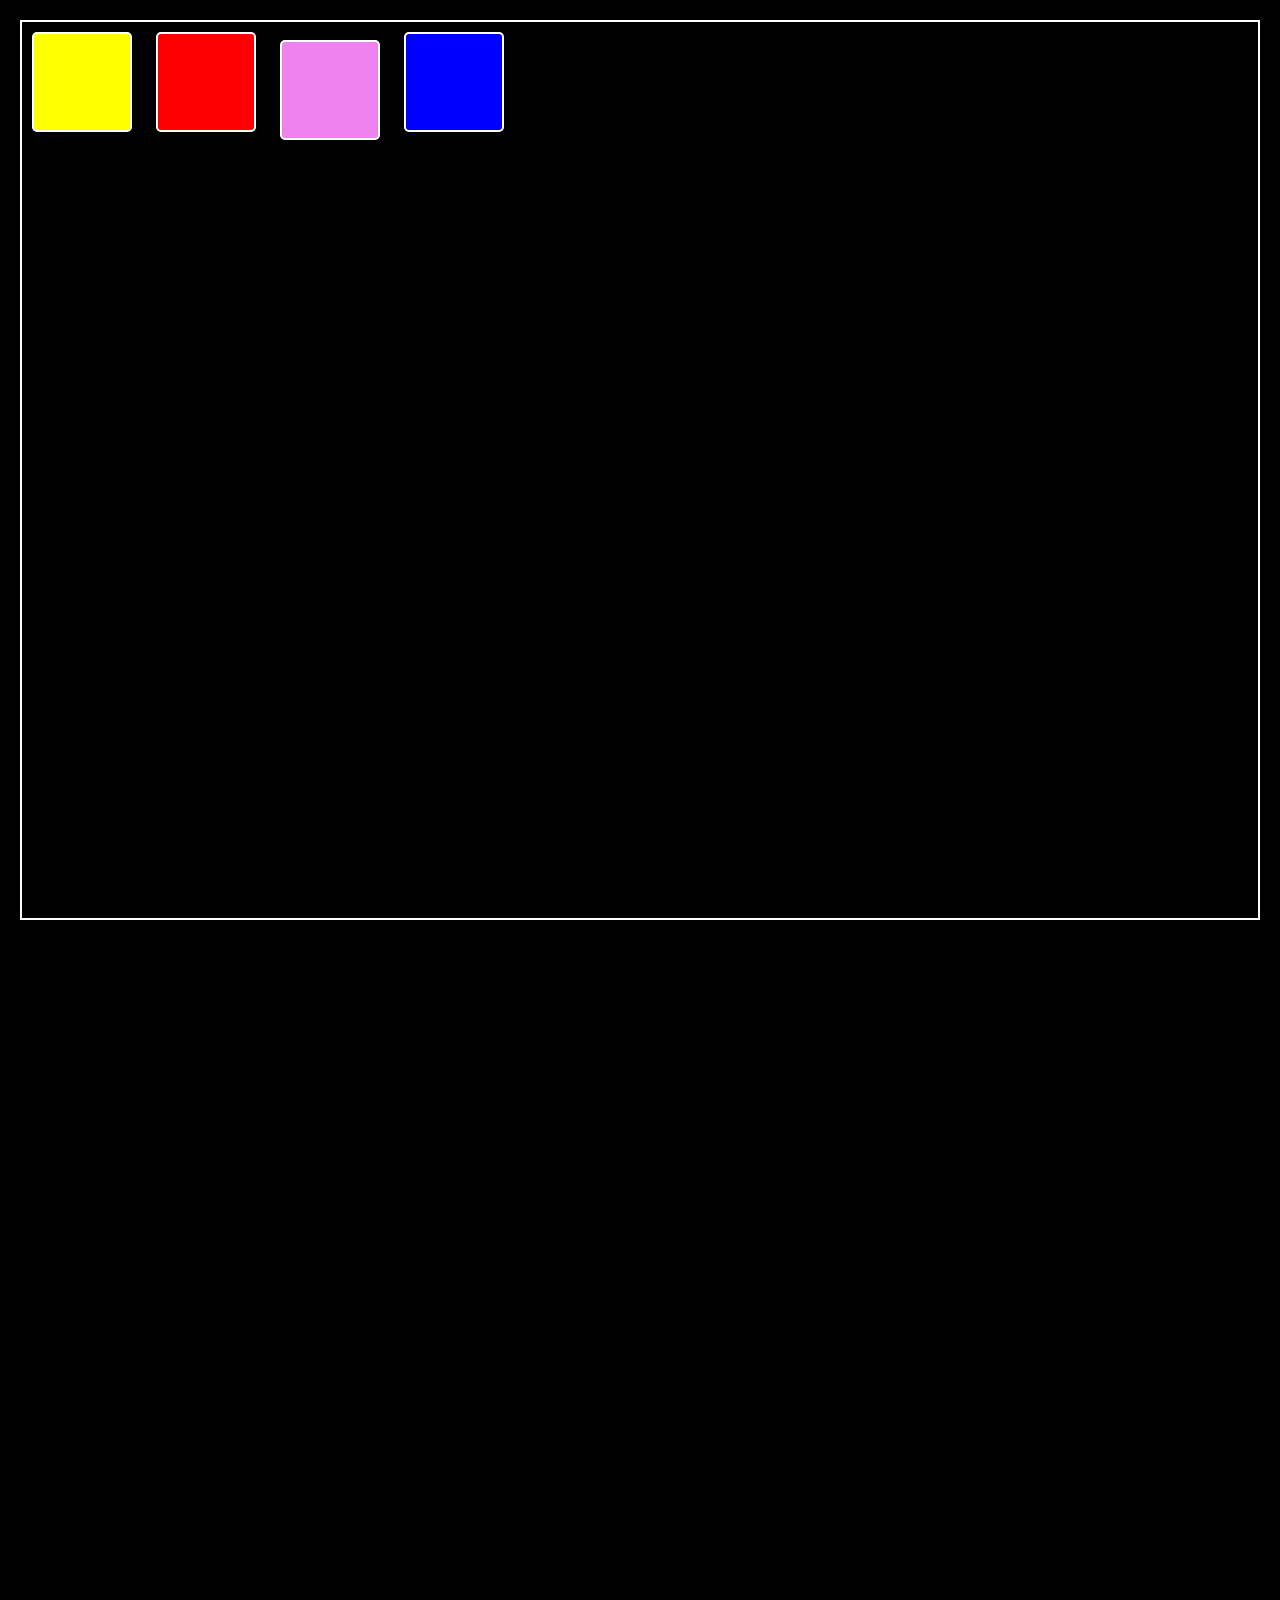
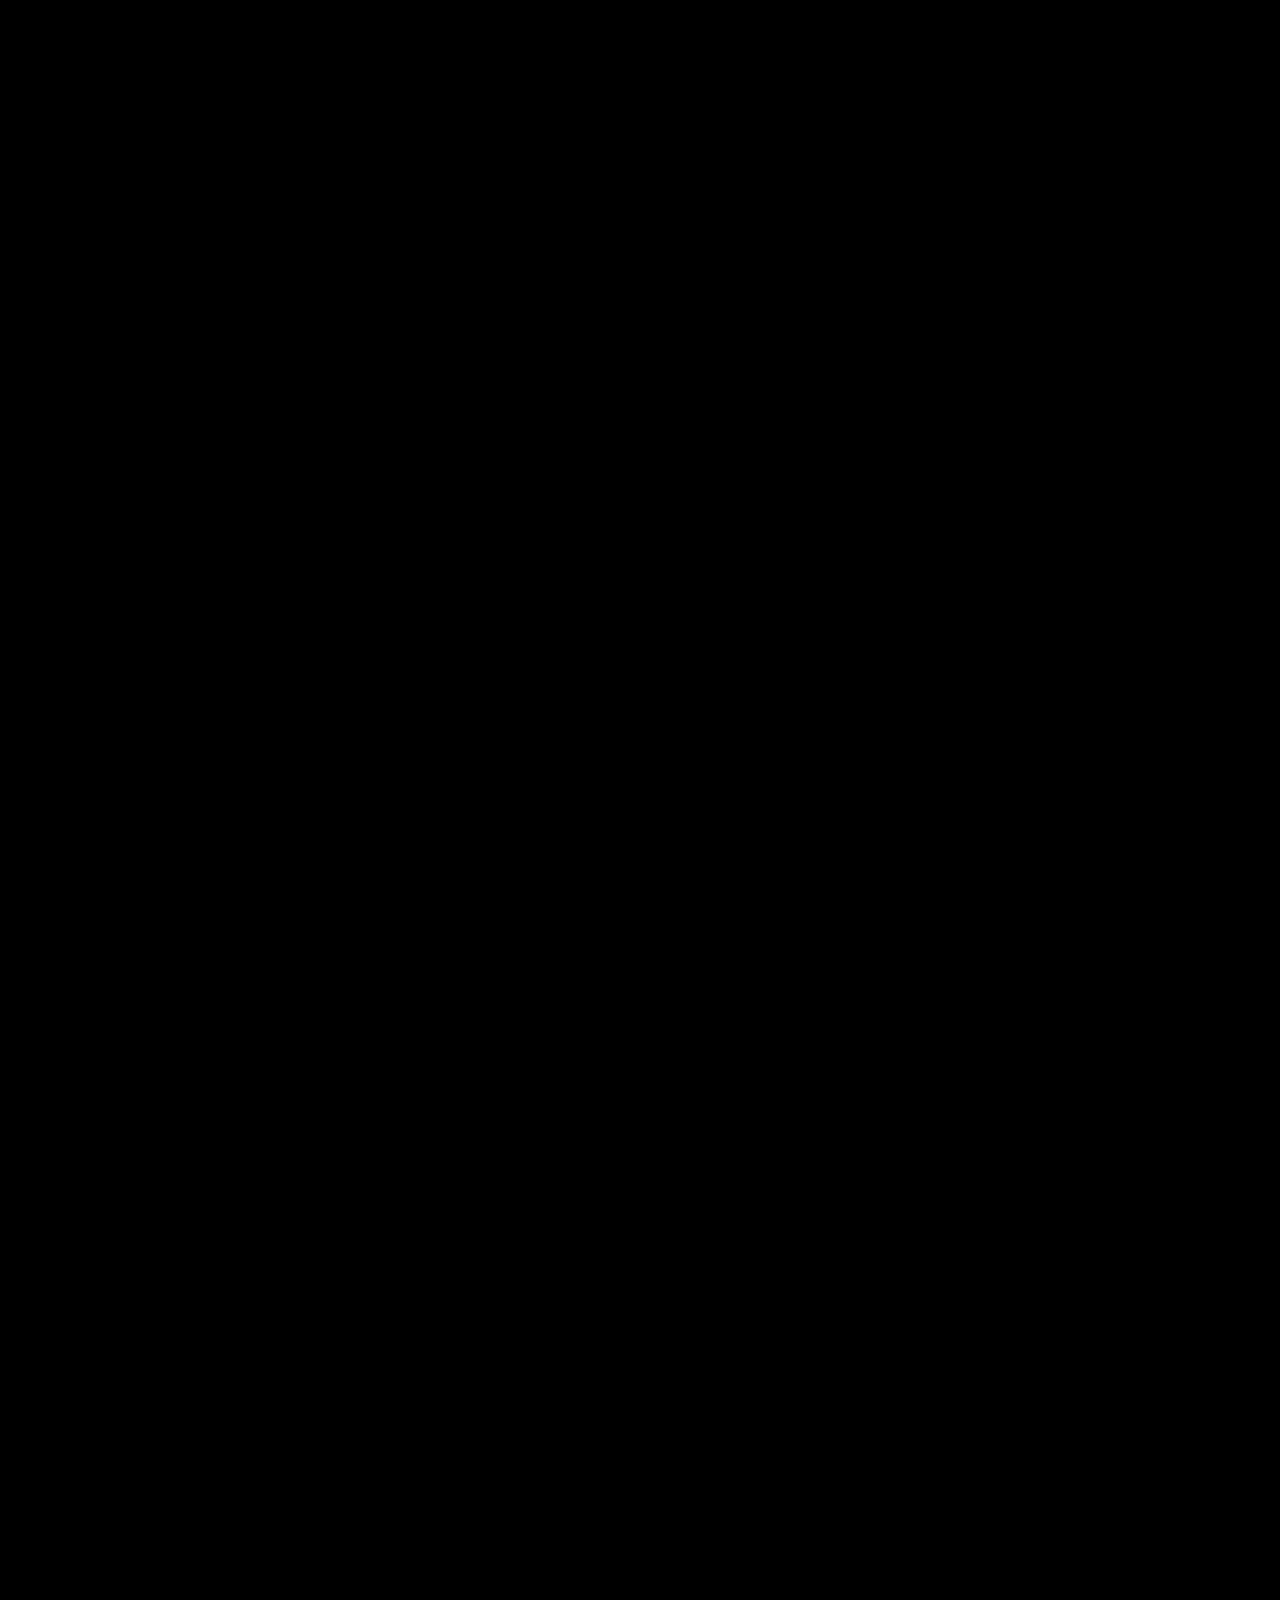
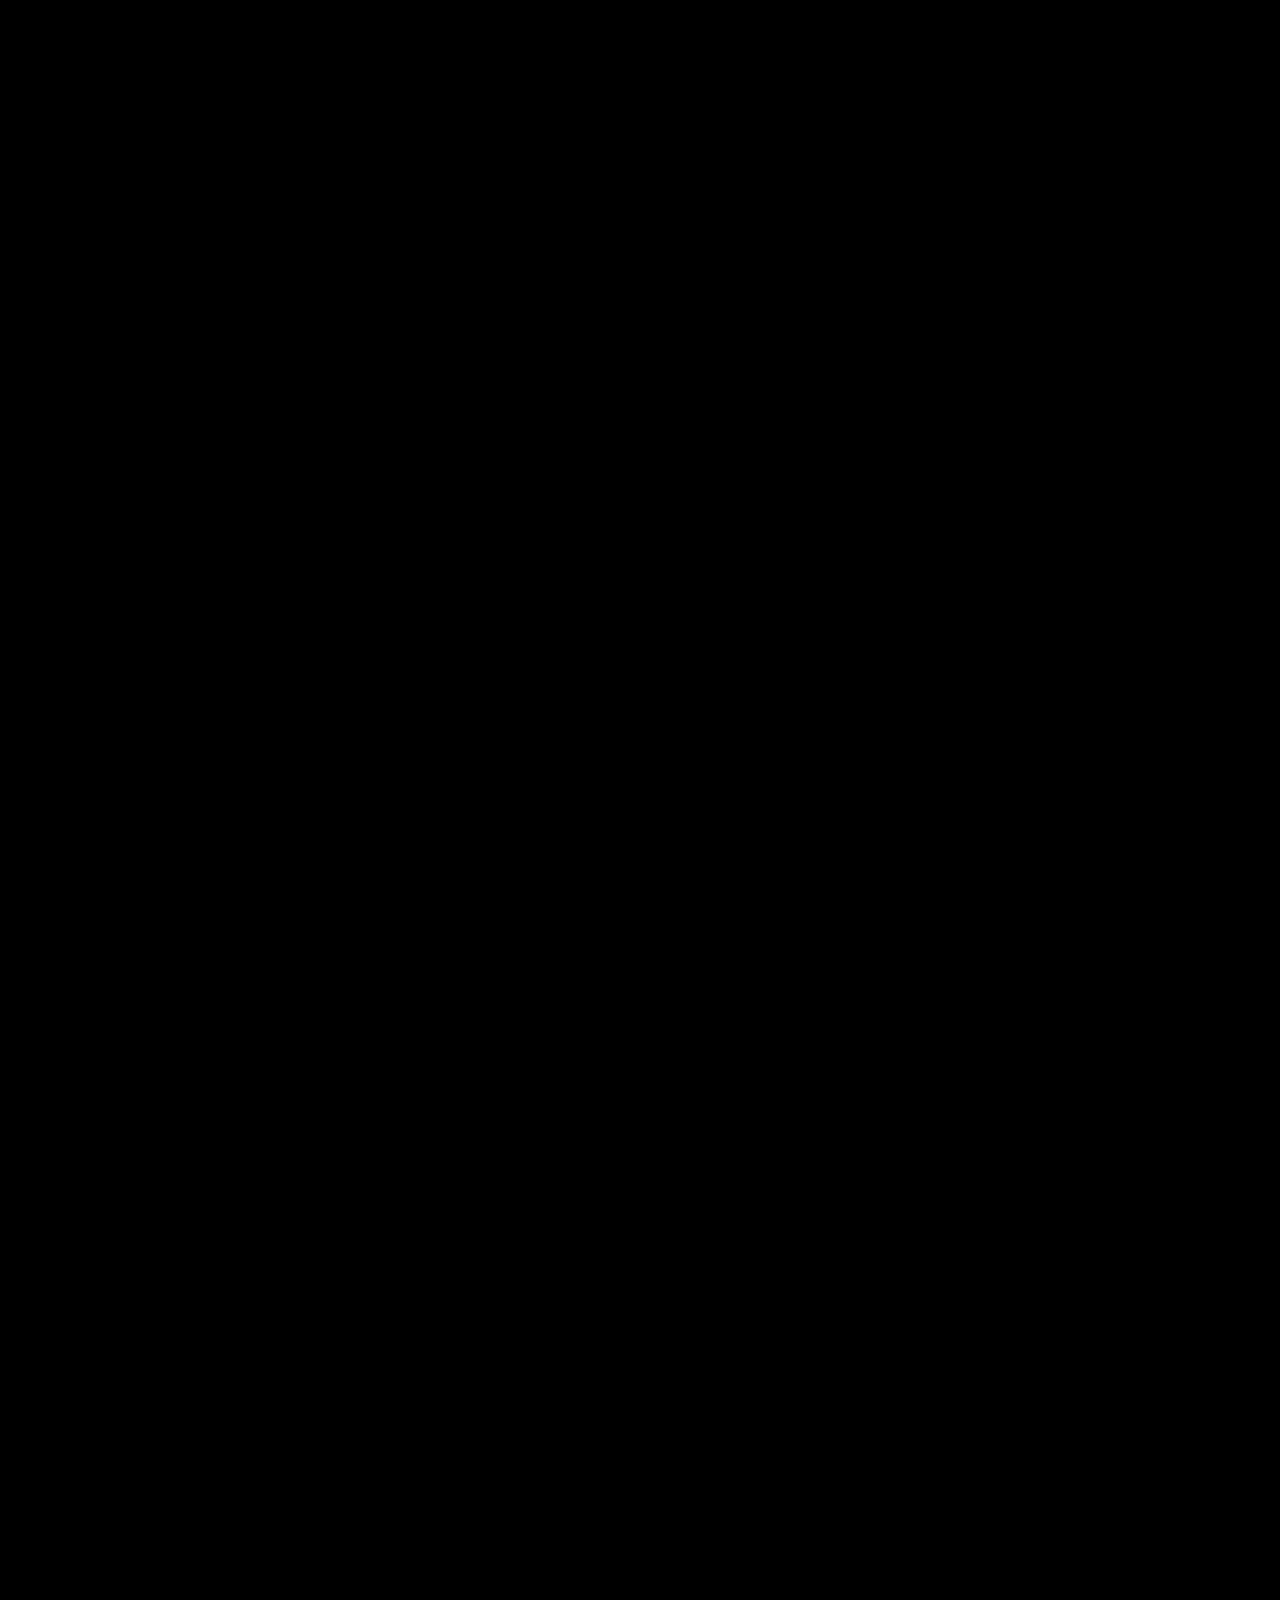
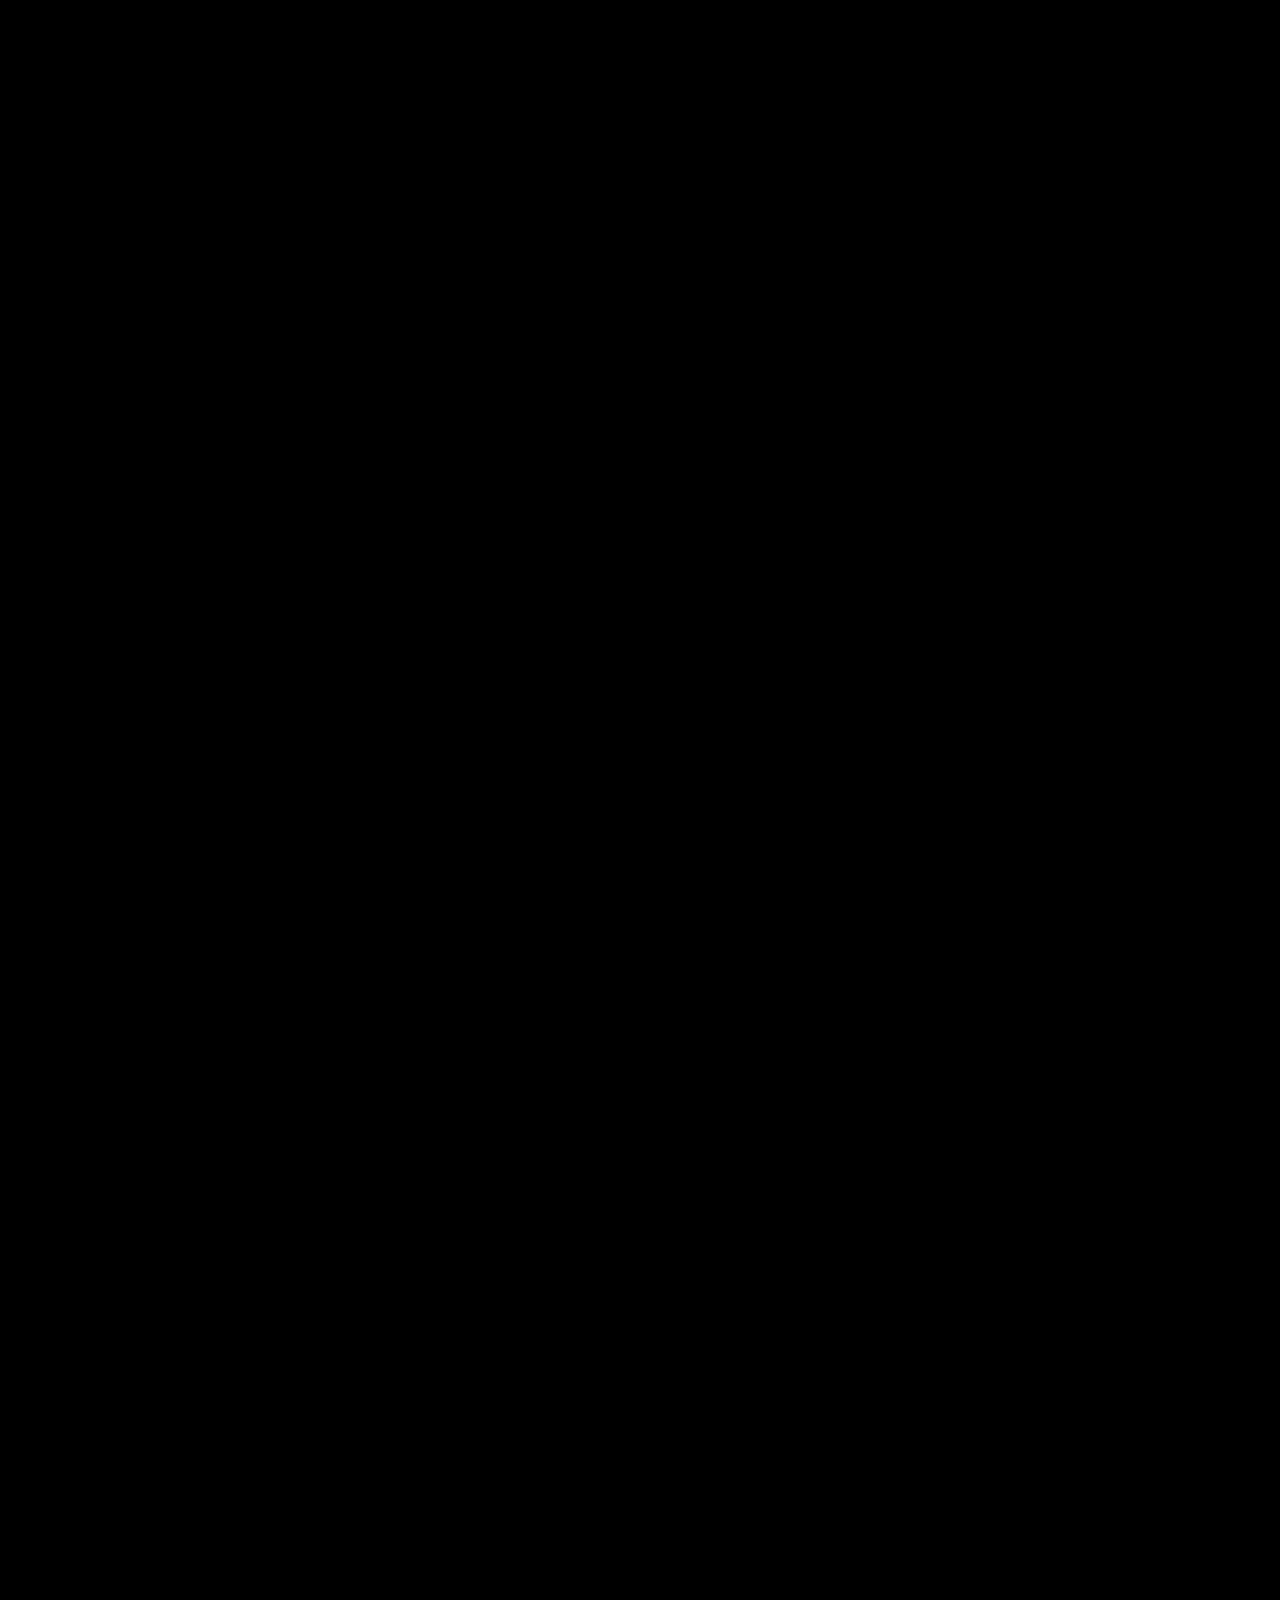
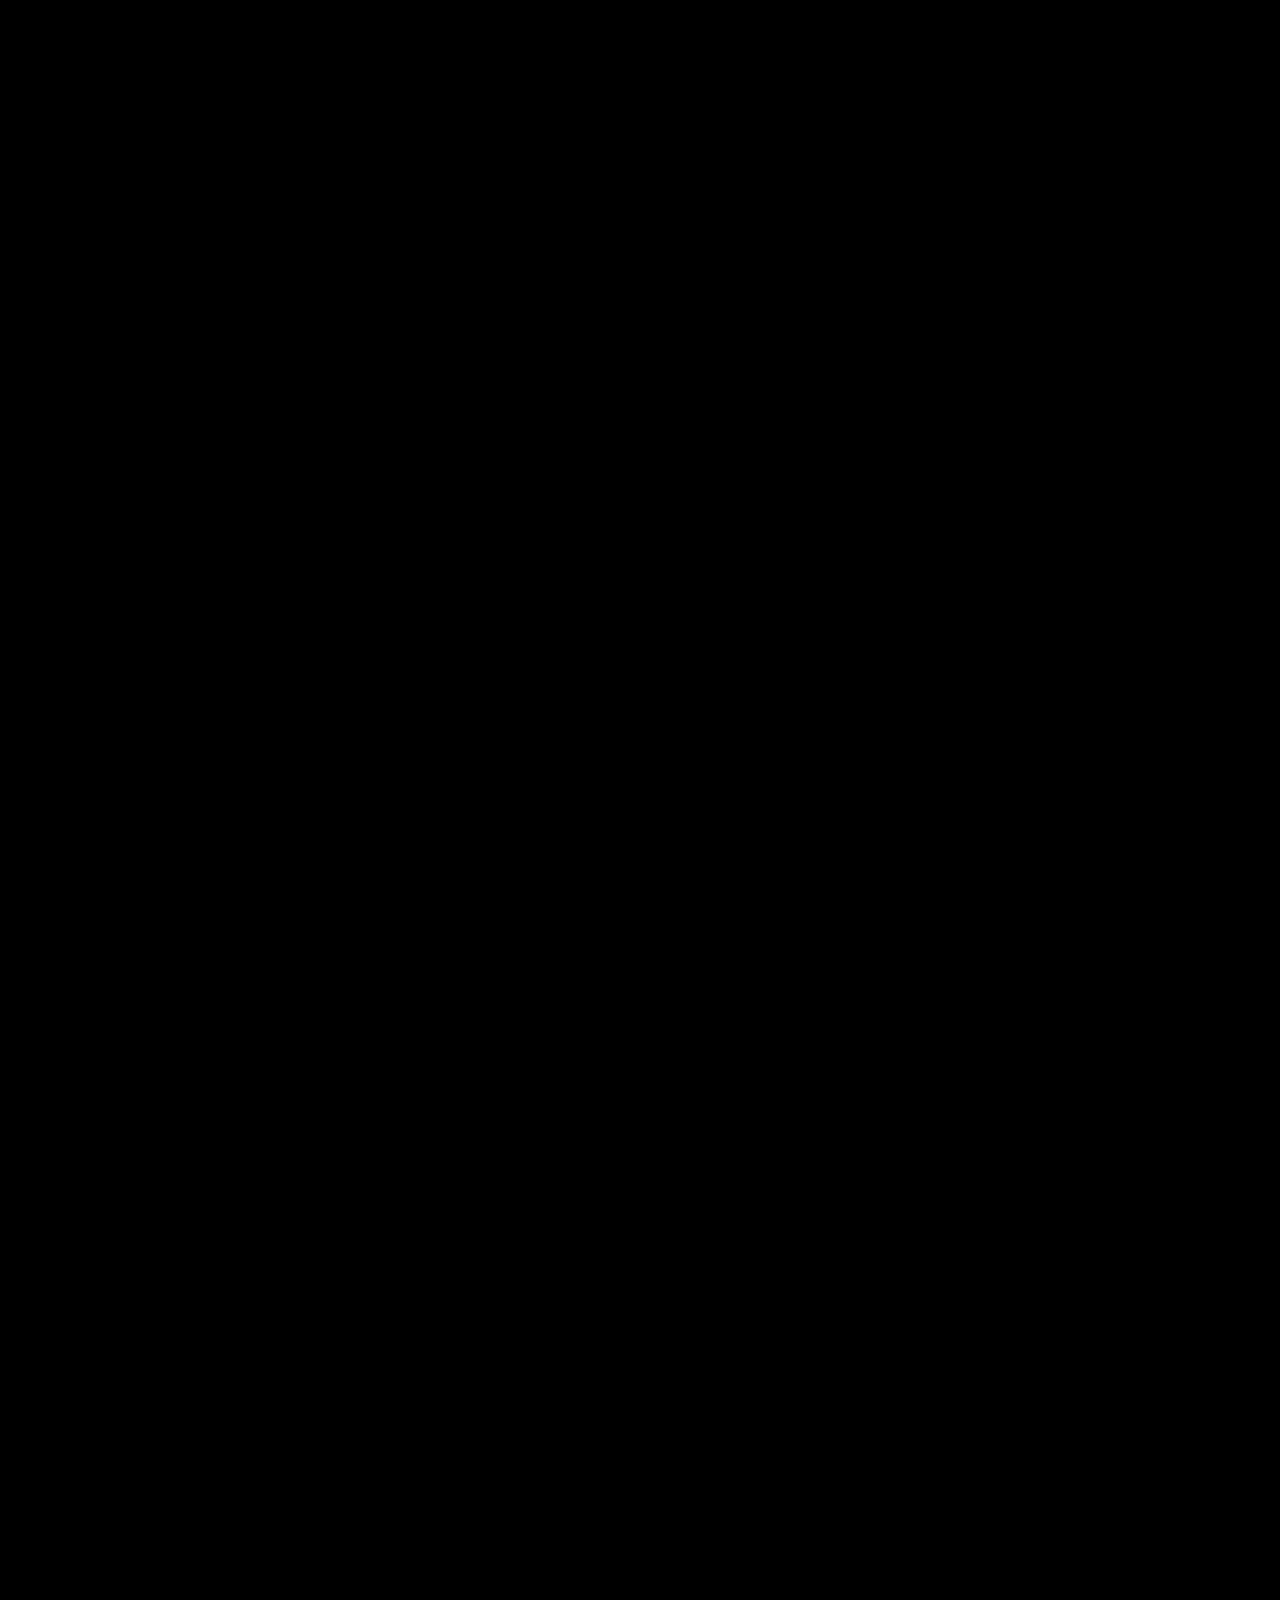
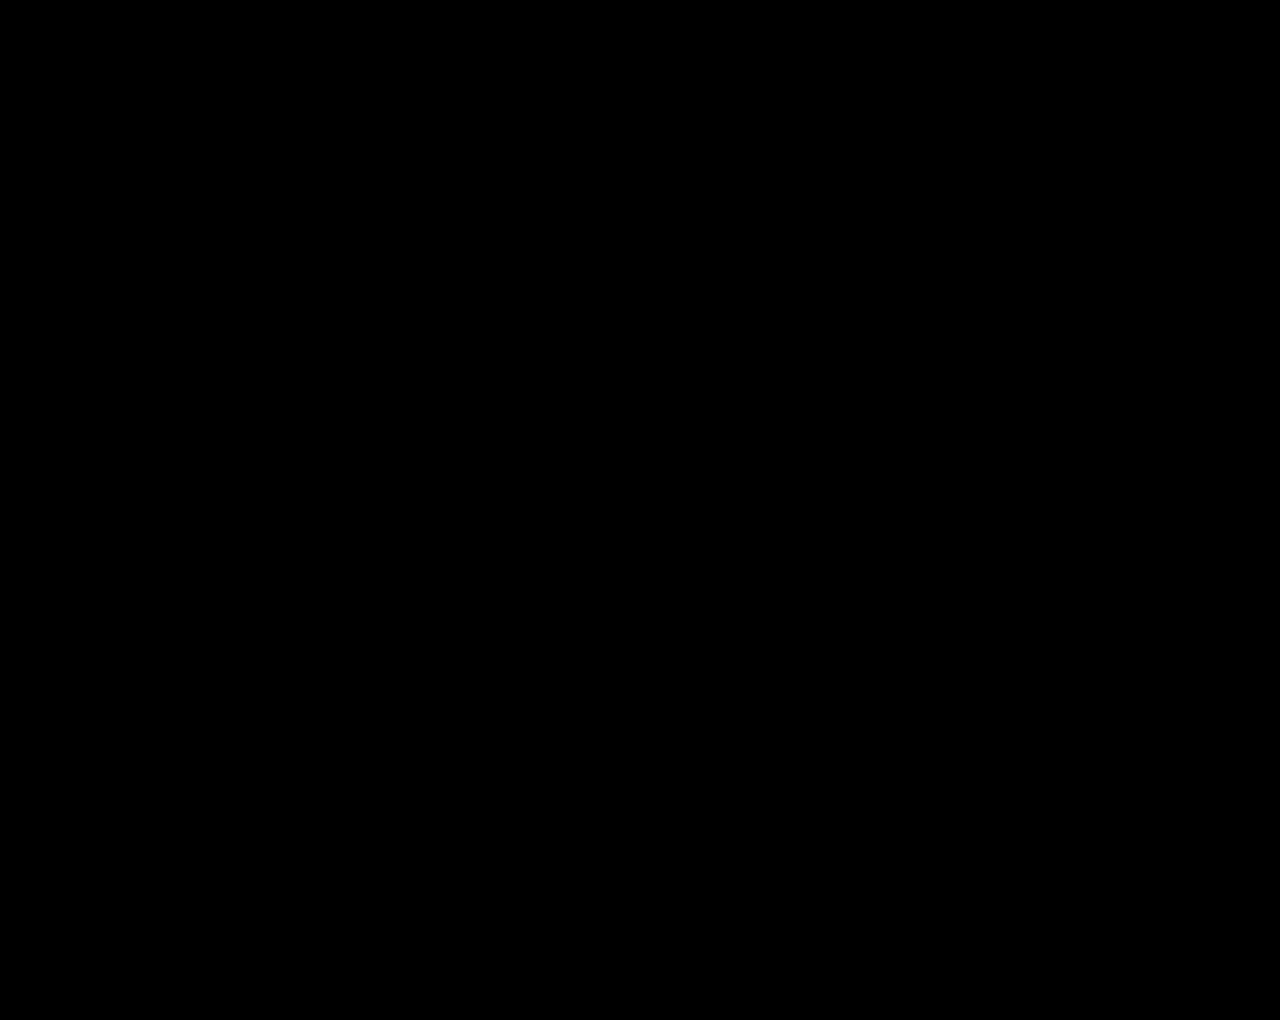
<file: Css Components/CSS_Position/index.html>
<!DOCTYPE html>
<html lang="en">
<head>
    <meta charset="UTF-8">
    <meta name="viewport" content="width=device-width, initial-scale=1.0">
    <title>CSS - Position Property</title>
    <style>
        * {
            margin: 0;
            padding: 0;
            box-sizing: border-box;
        }
        body {
            height: 1000vh;
            width: 100vw;
            background-color: black;
        }
        .box {
            height: 100px;
            width: 100px;
            border: 2px solid white;
            border-radius: 5px;
            display: inline-block;
            margin: 10px;
        }
        .box-1 {
            background-color: yellow;
            /* position: relative;
            top: 50px;
            left: 80px; */
            
        }
        .box-2 {
            background-color: red;
            /* position: fixed;
            top: 10px; */
        }
        .box-3 {
            background-color: violet;
            /* position: absolute;
            top: 200px; */
            position: sticky;
            top: 40px;
        }
        .box-4 {
            background-color: blue;
            /* position: absolute; */
        }
        .container {
            border: 2px solid white;
            margin: 20px;
            /* position: relative; */
            height: 900px;
        }
    </style>
</head>
<body>
    <div class="container">
        <div class="box box-1"></div>
        <div class="box box-2"></div>
        <div class="box box-3"></div>
        <div class="box box-4"></div>
    </div>
</body>
</html>
</file>
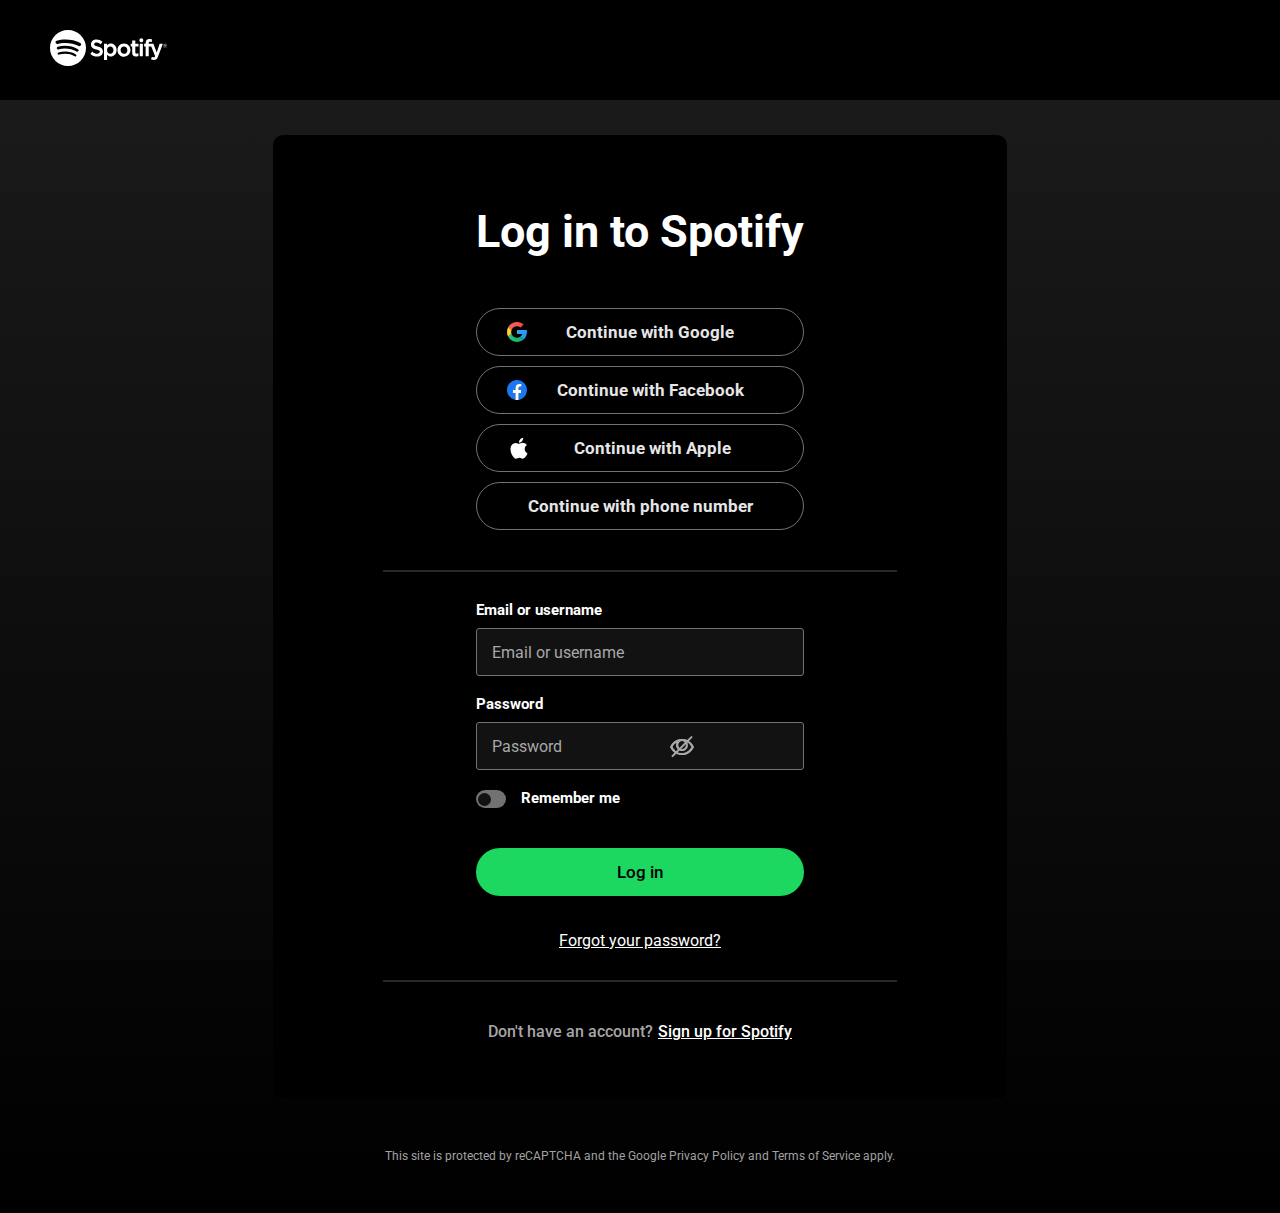
<file: Css Components/Log In Page/index.html>
<!DOCTYPE html>
<html lang="en">
<head>
    <meta charset="UTF-8">
    <meta name="viewport" content="width=device-width, initial-scale=1.0">
    <link rel="stylesheet" href="https://cdnjs.cloudflare.com/ajax/libs/font-awesome/6.5.1/css/all.min.css" integrity="sha512-DTOQO9RWCH3ppGqcWaEA1BIZOC6xxalwEsw9c2QQeAIftl+Vegovlnee1c9QX4TctnWMn13TZye+giMm8e2LwA==" crossorigin="anonymous" referrerpolicy="no-referrer" />
    <link rel="stylesheet" href="./style.css">
    <title>Document</title>
   
    
</head>
<body>
    <div class="log-in-page">
        <div class="log-in-page-header">
            <div class="spotify-logo">
                <img class="invert spotify-logo-svg" src="spotify-logo.svg" alt="">
            </div>
        </div>
        <div class="log-in-page-down-content">
            <div class="log-in-page-form">
                <div class="log-in-page-heading">
                    <h1>Log in to Spotify</h1>
                </div>
                <div class="log-in-accounts">
                    <ul>
                        <li class="google-login">
                            <button class="google-login-btn">
                                <div class="google-login-div xR230zZLI">
                                    <img src="google-icon.svg" alt="" class="new-google-icon">
                                    <div class="xR230zZTp">
                                        <h3>Continue with Google</h3>
                                    </div>   
                                </div>
                            </button>
                        </li>
                        <li class="facebook-login">
                            <button class="facebook-login-btn">
                                <div class="facebook-login-div xR230zZLI">
                                    <img src="facebook-icon.svg" alt="" class="facebook-icon">
                                    <div class="xR230zZTp">
                                        <h3>Continue with Facebook</h3>
                                    </div>    
                                </div>
                            </button>
                        </li>
                        <li class="apple-login">
                            <button class="apple-login-btn">
                                <div class="apple-login-div xR230zZLI">
                                    <img src="apple-icon.svg" alt="" class="invert apple-icon">
                                    <div class="xR230zZTp">
                                        <h3>Continue with Apple</h3>
                                    </div>  
                                </div>
                            </button>
                        </li>
                        <li class="phone-login">
                            <button class="phone-login-btn">
                                <div class="phone-login-div xR230zZLI">
                                    <div class="xR230zZTp">
                                        <h3>Continue with phone number</h3>
                                    </div>  
                                </div>
                            </button>
                        </li>
                    </ul>
                </div>
                <div class="horizontal-line"></div>
                <div class="log-in-form">
                    <div class="username-email">
                        <h4>Email or username</h4>
                        <input type="email" class="username-input" placeholder="Email or username">
                    </div>
                    <div class="password">
                        <h4>Password</h4>
                        <input type="email" class="password-input" placeholder="Password">
                        <div class="lock-unlock-xZa023kRTu">
                            <div class="password-lock-unlock">
                                <div class="password-lock-icon">
                                    <svg xmlns="http://www.w3.org/2000/svg" role="img" height="24" width="24" aria-hidden="true" viewBox="0 0 24 24" data-encore-id="icon" class="Svg-sc-ytk21e-0 uPxdw"><path d="M6.703 7.382A6.073 6.073 0 0 0 6.113 10c0 3.292 2.614 6 5.887 6 3.273 0 5.886-2.708 5.886-6 0-.936-.211-1.825-.589-2.618.573.341 1.115.744 1.634 1.204.674.596 1.77 1.793 2.683 3.414-.913 1.62-2.01 2.818-2.683 3.414C17.037 17.093 14.833 18 12 18s-5.037-.907-6.931-2.586c-.674-.596-1.77-1.793-2.683-3.414.913-1.62 2.01-2.818 2.683-3.414.519-.46 1.061-.863 1.634-1.204zM12 4C8.671 4 5.996 5.091 3.742 7.089c-.896.794-2.3 2.353-3.381 4.453L.125 12l.236.458c1.082 2.1 2.485 3.659 3.381 4.453C5.996 18.908 8.672 20 12 20c3.329 0 6.004-1.091 8.258-3.089.896-.794 2.3-2.353 3.38-4.453l.237-.458-.236-.458c-1.082-2.1-2.485-3.659-3.381-4.453C18.004 5.09 15.328 4 12 4zm0 2c2.125 0 3.886 1.77 3.886 4S14.125 14 12 14s-3.886-1.77-3.886-4S9.875 6 12 6z"></path></svg>
                                </div>
                                <div class="password-lock-icon">
                                    <svg xmlns="http://www.w3.org/2000/svg" role="img" height="24" width="24" aria-hidden="true" viewBox="0 0 24 24" data-encore-id="icon" class="Svg-sc-ytk21e-0 uPxdw"><path d="M22.207 2.824a1 1 0 1 0-1.414-1.414L17.15 5.053C15.621 4.363 13.92 4 12 4 8.671 4 5.996 5.091 3.742 7.089c-.896.794-2.3 2.353-3.381 4.453L.125 12l.236.458c1.082 2.1 2.485 3.659 3.381 4.453.278.246.562.479.853.697L1.793 20.41a1 1 0 1 0 1.414 1.414l3.126-3.126.003.002 1.503-1.503-.004-.001 1.73-1.73.004.001 1.567-1.567h-.004l4.68-4.681.001.004 1.595-1.595-.002-.003.11-.109.002.002 1.444-1.444-.003-.002 3.248-3.248zM14.884 7.32l-5.57 5.57A4.035 4.035 0 0 1 8.113 10c0-2.23 1.761-4 3.886-4 1.137 0 2.17.506 2.884 1.319zM7.9 14.304l-1.873 1.873a11.319 11.319 0 0 1-.957-.763C4.396 14.818 3.3 13.621 2.387 12c.913-1.62 2.01-2.818 2.683-3.414.519-.46 1.061-.863 1.634-1.204A6.073 6.073 0 0 0 6.113 10c0 1.681.682 3.21 1.786 4.304zm11.568-5.2 1.415-1.415a16.503 16.503 0 0 1 2.756 3.853l.236.458-.236.458c-1.082 2.1-2.485 3.659-3.381 4.453C18.004 18.908 15.328 20 12 20a13.22 13.22 0 0 1-3.08-.348l1.726-1.726c.435.05.886.074 1.354.074 2.833 0 5.037-.907 6.931-2.586.674-.596 1.77-1.793 2.683-3.414a14.515 14.515 0 0 0-2.146-2.896z"></path><path d="M17.843 10.729c-.328 2.755-2.494 4.956-5.24 5.24l5.24-5.24z"></path></svg>
                                </div>
                            </div>  
                        </div>
                    </div>
                    <div class="check-remember-me">
                        <div class="container">
                            <div class="toggle-ball">
                    
                            </div>
                        </div>
                        <h3>Remember me</h3>
                    </div>
                    <div class="log-in-button">
                        <button class="log-in-btn">Log in</button>
                    </div>
                    <div class="forgot-passwd">
                        Forgot your password?
                    </div>
                </div>
                <div class="horizontal-line"></div>
                <div class="create-account">
                    <h3 id="xZA009Tz">Don't have an account?</h3>
                    <a href="Css Components/Sign Up Form/index.html">
                        <h3 id="xZA009Ta">Sign up for Spotify</h3>
                    </a>
                </div>
            </div>
            <div class="terms-conditions">
                <p>This site is protected by reCAPTCHA and the Google Privacy Policy and Terms of Service apply.</p>
            </div>
        </div>
    </div>
</body>
<script src="script.js"></script>

</html>
</file>
<file: Css Components/Log In Page/style.css>
@import url('https://fonts.googleapis.com/css2?family=Roboto:ital,wght@0,100;0,300;0,400;0,500;0,700;0,900;1,100;1,300;1,400;1,500;1,700;1,900&display=swap');

@import url('https://fonts.googleapis.com/css2?family=Poppins:ital,wght@0,100;0,200;0,300;0,400;0,500;0,600;0,700;0,800;0,900;1,100;1,200;1,300;1,400;1,500;1,600;1,700;1,800;1,900&family=Roboto:ital,wght@0,100;0,300;0,400;0,500;0,700;0,900;1,100;1,300;1,400;1,500;1,700;1,900&display=swap');

@font-face {
    font-family: CircularSp;
    src: url('CircularFonts/CircularStd-Black.otf') format('otf'),
         url('CircularFonts/CircularStd-BlackItalic.otf') format('otf'),
         url('CircularFonts/CircularStd-Bold.otf') format('otf'),
         url('CircularFonts/CircularStd-BoldItalic.otf') format('otf'),
         url('CircularFonts/CircularStd-Book.otf') format('otf'),
         url('CircularFonts/CircularStd-BookItalic.otf') format('otf'),
         url('CircularFonts/CircularStd-Light Italic.otf') format('otf'),
         url('CircularFonts/CircularStd-Light.otf') format('otf'),
         url('CircularFonts/CircularStd-Medium.otf') format('otf'),
         url('CircularFonts/CircularStd-MediumItalic.otf') format('otf');        
}

* {
    margin: 0;
    padding: 0;
    box-sizing: border-box;
    font-family: 'Roboto', sans-serif;
    color: white;
}
body {
    height: 100vh;
    width: 100vw;
    background-color: black;
}
.log-in-page-header {
    background-color: black;
    height: 100px;
    width: 100%;
    display: flex;
    align-items: center;
}
.invert{
    filter: invert(1);
}
.spotify-logo-svg {
    height: 36px;
    margin-left: 50px;
}
.log-in-page-down-content {
    background-image: linear-gradient(to bottom, #1a1a1a,#000000);
    height: auto;
    width: 100%;
    display: flex;
    flex-direction: column;
    justify-content: center;
    align-items: center;
}
.log-in-page-form {
    height: 964px;
    width: 734px;
    background-color: black;
    border-radius: 10px;
    margin-top: 35px;
    display: flex;
    flex-direction: column;
    align-items: center;
}
.log-in-page-heading {
    color: white;
    margin-top: 40px;
    padding-top: 30px;
    padding-bottom: 30px;
    display: flex;
    justify-content: center;
}
.log-in-page-heading h1 {
    font-weight: bold;
    font-size: 2.8rem;
}
.log-in-accounts {
    display: flex;
    justify-content: center;
    padding-top: 20px;
    padding-bottom: 20px;
}
.log-in-accounts ul {
    display: flex;
    flex-direction: column;
    align-items: center;
    gap: 10px;
}
.log-in-accounts ul li {
    list-style: none;
}
.log-in-accounts ul li button {
    outline: none;
    border: 1px solid #727272;
    background-color: #000000;
    border-radius: 25px;
    width: 328px;
    height: 48px;
}
.log-in-accounts button:hover {
    cursor: pointer;
    border: 1px solid white;
}
.xR230zZLI {
    display: flex;
    align-items: center;
    padding-left: 30px;
    padding-right: 30px;
}
.xR230zZTp {
    width: 100%;
    height: 100%;
    display: flex;
    justify-content: center;
    align-items: center;
}
.xR230zZTp  h3 {
    font-size: 17px;
    color: #e6e6e6;
}
.apple-icon {
    height: 24px;
    width: 24px;
}
.new-google-icon,.facebook-icon {
    height: 20px;
    width: 20px;
}
.horizontal-line {
    border: 1px solid #292929;
    width: 70%;
    display: block;
    margin-top: 20px;
    margin-bottom: 20px;
}
.log-in-form {
    color: white;
    width: 328px;
    padding-top: 10px;
    padding-bottom: 10px;
    display: flex;
    flex-direction: column;
    gap: 20px;
}
.log-in-form .username-email {
    display: flex;
    flex-direction: column;
    gap: 9px;
}
.username-email h4 {
    font-weight: bold;
    font-size: 14.5px;
}
.username-input {
    height: 48px;
    width: 100%;
    background-color: #121212;
    color: white;
    border: 1px solid #727272;
    border-radius: 3px;
    outline: none;
    font-weight: 400;
    font-size: 16px;
    padding-left: 15px;
}
.username-input::placeholder {
    color: #a7a7a7;
}
.username-input:hover {
    cursor: pointer;
    border: 1px solid white;
}
.log-in-form .password {
    display: flex;
    flex-direction: column;
    gap: 9px;
}
.password h4 {
    font-weight: bold;
    font-size: 14.5px;
    position: relative;
}
.password-input {
    height: 48px;
    width: 100%;
    background-color: #121212;
    border: 1px solid #727272;
    border-radius: 3px;
    outline: none;
    font-weight: 400;
    font-size: 16px;
    padding-left: 15px;
}
.password-input::placeholder {
    color: #a7a7a7;
}
.password-input:hover {
    cursor: pointer;
    border: 1px solid white;
}
.lock-unlock-xZa023kRTu{
    position: absolute;
    top: 735px;
    right: 610px;
}
.password-lock-unlock {
    position: relative;
    display: flex;
}
.password-lock-icon {
    position: absolute;
}
.password-lock-icon:hover, .password-unlock-icon:hover {
    path {
        fill: white;
    }
    transition: transform 0.1s ease;
    transform: scale(1.05);
}
path {
    fill: #a7a7a7;
}

/* TOGGLE BAR SIGN IN */
.check-remember-me {
    display: flex;
    gap: 15px;
}
.check-remember-me h3 {
    font-size: 14.5px;
}
.container {
    height: 18px;
    width: 30px;
    background-color: #727272;
    border-radius: 20px;
    position: relative;
    display: flex;
    align-items: center;    
}
.container:hover {
    cursor: pointer;
}
.toggle-ball {
    background-color: #121212;
    height: 13px;
    width: 13px;
    border-radius: 50%;
    margin-left: 2px;
    margin-right: 2px;
    transition: all 0.08s ease;
    position: absolute;
}
.transition-toggle {
    right: 0;
}
.stretched {
    width: 18px;
    border-radius: 25px;
}
/* .transition-toggle-reverse {
    left: 0;
} */
/* .animated-toggle {
    animation-name: toggle;
    animation-duration: 2s;
    animation-timing-function: ease;
    animation-iteration-count: 1;
    position: absolute;
}
.animated-toggle-reverse {
    animation-name: toggleReverse;
    animation-duration: 2s;
    animation-timing-function: ease;
    animation-iteration-count: 1;
    position: absolute;
}
@keyframes toggle {
    from {
      left: 0px;
    }
    to {
      right: 0;
    }
}
@keyframes toggleReverse {
    from {
      right: 0;
    }
    to {
      left: 0;
    }
} */
.toggle-color {
    background-color: #1cd760;
}

.terms-conditions {
    width: 100vw;
    display: flex;
    justify-content: center;
    align-items: center;
}
.terms-conditions p {
    font-size: 15px;
}
.log-in-button .log-in-btn {
    height: 48px;
    width: 328px;
    outline: none;
    border: none;
    background-color: #1cd760;
    color: black;
    border-radius: 25px;
    font-weight: 500;
    font-size: 16.5px;
    margin-top: 20px;
    transition: all 0.1s ease;
}
.log-in-btn:hover {
    transform: scale(1.03);
    background-color: #20ef6c;
}

.forgot-passwd {
    width: 100%;
    display: flex;
    justify-content: center;
    align-items: center;
    text-decoration: underline;
    margin-top: 15px;
}
.forgot-passwd:hover {
    color: #1cd760;
    cursor: pointer;
}
.create-account {
    margin-top: 20px;
    display: flex;
    gap: 5px;
}
#xZA009Tz {
    font-weight: 500;
    font-size: 16px;
    color: #a7a7a7;
}
#xZA009Ta {
    font-weight: 500;
    font-size: 16px;
    text-decoration: underline;
}
#xZA009Ta:hover {
    color: #1cd760;
    cursor: pointer;
}
.terms-conditions {
    margin-top: 100px;
    position: relative;
    bottom: 50px;
}
.terms-conditions p {
    color: #a2a2a2;
    font-size: 12px;
}
</file>
